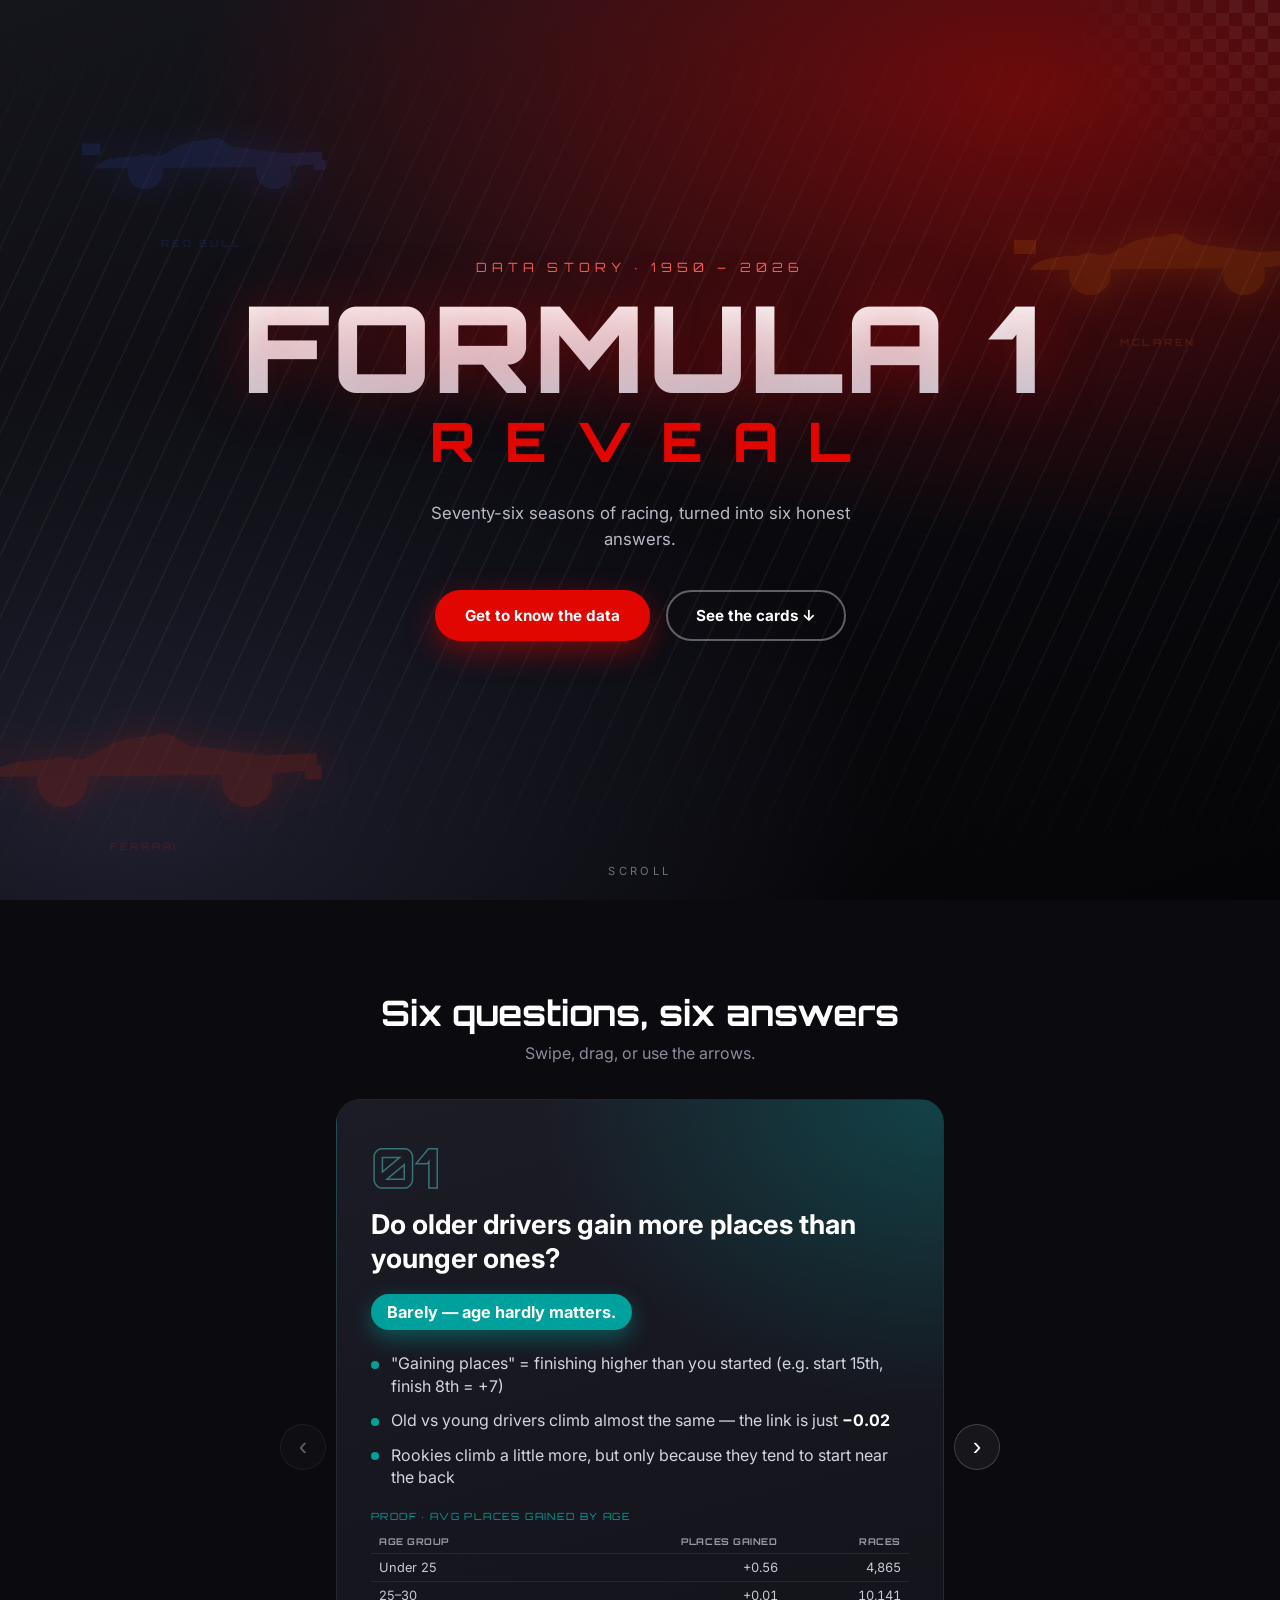
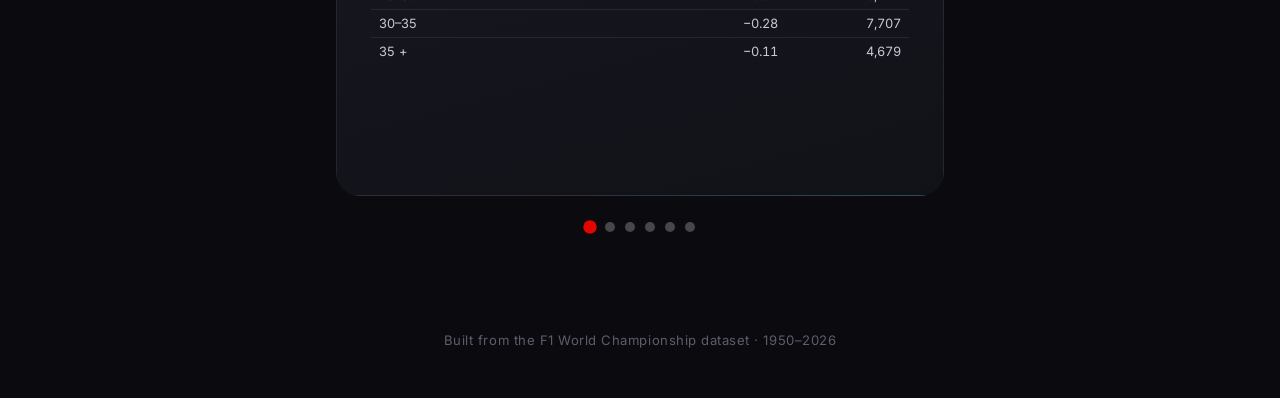
<file: Day 2/website/index.html>
<!DOCTYPE html>
<html lang="en">
<head>
  <meta charset="UTF-8" />
  <meta name="viewport" content="width=device-width, initial-scale=1.0" />
  <title>Formula 1 Reveal</title>
  <link rel="preconnect" href="https://fonts.googleapis.com" />
  <link rel="preconnect" href="https://fonts.gstatic.com" crossorigin />
  <link href="https://fonts.googleapis.com/css2?family=Orbitron:wght@600;800;900&family=Inter:wght@400;500;700&display=swap" rel="stylesheet" />
  <link rel="stylesheet" href="style.css" />
</head>
<body>

  <!-- ============ HERO / REVEAL SCREEN ============ -->
  <section class="hero" id="hero">
    <div class="hero__overlay"></div>
    <div class="hero__stripes"></div>

    <!-- reusable F1 car silhouette (generic shape, tinted per team via CSS color) -->
    <svg width="0" height="0" style="position:absolute" aria-hidden="true">
      <symbol id="f1car" viewBox="0 0 300 110">
        <path d="M6 40 h22 v14 H6 z" />                         <!-- rear wing -->
        <path d="M22 70 C 30 54, 66 56, 100 55 L 124 42
                 C 146 34, 172 34, 188 44 L 252 52 L 294 50
                 L 294 64 L 250 68 Z" />                        <!-- body -->
        <path d="M150 42 q16 -18 34 2 z" />                     <!-- halo / cockpit -->
        <path d="M284 60 h14 v12 h-14 z" />                     <!-- front wing -->
        <circle cx="82" cy="74" r="21" />                       <!-- rear wheel -->
        <circle cx="236" cy="74" r="21" />                      <!-- front wheel -->
      </symbol>
    </svg>

    <div class="hero__cars" aria-hidden="true">
      <div class="f1car f1car--ferrari"><svg><use href="#f1car"/></svg><span>Ferrari</span></div>
      <div class="f1car f1car--mclaren"><svg><use href="#f1car"/></svg><span>McLaren</span></div>
      <div class="f1car f1car--redbull"><svg><use href="#f1car"/></svg><span>Red Bull</span></div>
    </div>

    <div class="hero__content">
      <p class="hero__eyebrow">DATA STORY · 1950 – 2026</p>
      <h1 class="hero__title">FORMULA&nbsp;1</h1>
      <h2 class="hero__subtitle">REVEAL</h2>
      <p class="hero__tag">Seventy-six seasons of racing, turned into six honest answers.</p>

      <div class="hero__buttons">
        <button class="btn btn--primary" id="getToKnowBtn">Get to know the data</button>
        <button class="btn btn--ghost" id="exploreBtn">See the cards ↓</button>
      </div>
    </div>

    <div class="hero__scroll">scroll</div>
  </section>

  <!-- ============ INFO MODAL ============ -->
  <div class="modal" id="infoModal" aria-hidden="true">
    <div class="modal__backdrop" data-close></div>
    <div class="modal__card" role="dialog" aria-modal="true" aria-labelledby="modalTitle">
      <button class="modal__close" data-close aria-label="Close">&times;</button>
      <h3 class="modal__title" id="modalTitle">About this dataset</h3>
      <p class="modal__lead">
        The classic <strong>Formula 1 World Championship</strong> dataset (Ergast / Kaggle) —
        every race from the very first championship in <strong>1950</strong> up to the
        <strong>2026</strong> calendar.
      </p>

      <div class="modal__grid">
        <div class="stat"><span class="stat__num">27,392</span><span class="stat__lbl">race results</span></div>
        <div class="stat"><span class="stat__num">1,171</span><span class="stat__lbl">races</span></div>
        <div class="stat"><span class="stat__num">865</span><span class="stat__lbl">drivers</span></div>
        <div class="stat"><span class="stat__num">214</span><span class="stat__lbl">teams</span></div>
        <div class="stat"><span class="stat__num">78</span><span class="stat__lbl">circuits</span></div>
        <div class="stat"><span class="stat__num">35</span><span class="stat__lbl">countries</span></div>
      </div>

      <p class="modal__note">
        It links together <strong>drivers, constructors, circuits, races, qualifying,
        pit stops, lap times and standings</strong> — each result carries a starting grid
        slot, finishing position, points and status (finished / retired). Every question
        on the next screens is answered straight from these tables.
      </p>
    </div>
  </div>

  <!-- ============ CARDS / SLIDER ============ -->
  <section class="cards" id="cards">
    <header class="cards__head">
      <h2>Six questions, six answers</h2>
      <p>Swipe, drag, or use the arrows.</p>
    </header>

    <div class="slider">
      <button class="slider__arrow slider__arrow--prev" id="prevBtn" aria-label="Previous">‹</button>

      <div class="slider__viewport">
        <div class="slider__track" id="track">

          <!-- Card 1 — Age -->
          <article class="card" style="--accent:#00a19c">
            <div class="card__no">01</div>
            <h3 class="card__q">Do older drivers gain more places than younger ones?</h3>
            <p class="card__verdict">Barely — age hardly matters.</p>
            <ul class="card__stats">
              <li>"Gaining places" = finishing higher than you started (e.g. start 15th, finish 8th = +7)</li>
              <li>Old vs young drivers climb almost the same — the link is just <b>−0.02</b></li>
              <li>Rookies climb a little more, but only because they tend to start near the back</li>
            </ul>
            <p class="card__caption">Proof · avg places gained by age</p>
            <table class="proof">
              <thead><tr><th>Age group</th><th>Places gained</th><th>Races</th></tr></thead>
              <tbody>
                <tr><td>Under 25</td><td>+0.56</td><td>4,865</td></tr>
                <tr><td>25–30</td><td>+0.01</td><td>10,141</td></tr>
                <tr><td>30–35</td><td>−0.28</td><td>7,707</td></tr>
                <tr><td>35 +</td><td>−0.11</td><td>4,679</td></tr>
              </tbody>
            </table>
          </article>

          <!-- Card 2 — Pole -->
          <article class="card" style="--accent:#ff8700">
            <div class="card__no">02</div>
            <h3 class="card__q">Does starting on pole always mean a win?</h3>
            <p class="card__verdict">No — pole wins just 43% of the time.</p>
            <ul class="card__stats">
              <li>Track matters: Abu Dhabi/Singapore <b>~70%</b></li>
              <li>Slipstream tracks like Monza <b>~30%</b></li>
              <li>Pole is a big head start, never a guarantee</li>
            </ul>
            <p class="card__caption">Proof · pole → win conversion (overall 43%)</p>
            <table class="proof">
              <thead><tr><th>Grand Prix</th><th>Pole → Win</th><th>Poles</th></tr></thead>
              <tbody>
                <tr><td>Abu Dhabi</td><td>71%</td><td>17</td></tr>
                <tr><td>Singapore</td><td>69%</td><td>16</td></tr>
                <tr><td>China</td><td>63%</td><td>19</td></tr>
                <tr><td>Spain</td><td>56%</td><td>55</td></tr>
                <tr><td>Japan</td><td>55%</td><td>40</td></tr>
                <tr><td>Bahrain</td><td>52%</td><td>21</td></tr>
                <tr><td>Germany</td><td>49%</td><td>65</td></tr>
                <tr><td>Italy (Monza)</td><td>33%</td><td>78</td></tr>
              </tbody>
            </table>
          </article>

          <!-- Card 3 — Asia DNFs -->
          <article class="card" style="--accent:#9d4edd">
            <div class="card__no">03</div>
            <h3 class="card__q">Do Asian races cause more breakdowns than European ones?</h3>
            <p class="card__verdict">No — that's an illusion.</p>
            <ul class="card__stats">
              <li>Raw numbers: Europe <b>43%</b> DNF vs Asia <b>21%</b></li>
            </ul>
            <p class="card__caption">Proof · DNF rate by continent</p>
            <table class="proof">
              <thead><tr><th>Continent</th><th>DNF rate</th><th>Race entries</th></tr></thead>
              <tbody>
                <tr><td>Europe</td><td>42.6%</td><td>16,456</td></tr>
                <tr><td>Asia</td><td>21.3%</td><td>3,664</td></tr>
              </tbody>
            </table>
            <p class="card__caption">Proof · highest-DNF venues (all European, all old)</p>
            <table class="proof">
              <thead><tr><th>Grand Prix</th><th>DNF rate</th><th>Entries</th></tr></thead>
              <tbody>
                <tr><td>Monaco</td><td>50.3%</td><td>1,706</td></tr>
                <tr><td>Germany</td><td>45.5%</td><td>1,926</td></tr>
                <tr><td>Netherlands</td><td>45.2%</td><td>787</td></tr>
                <tr><td>Italy</td><td>45.0%</td><td>2,687</td></tr>
              </tbody>
            </table>
          </article>

          <!-- Card 4 — Dominant nations -->
          <article class="card" style="--accent:#1e6fff">
            <div class="card__no">04</div>
            <h3 class="card__q">Do drivers from dominant F1 nations perform better?</h3>
            <p class="card__verdict">Yes — about 40% more wins.</p>
            <ul class="card__stats">
              <li>Win rate <b>4.7%</b> vs <b>3.3%</b></li>
              <li>Podium rate <b>13.7%</b> vs <b>11.1%</b></li>
              <li>Finish ~<b>1 place</b> higher on average</li>
            </ul>
            <p class="card__caption">Proof · dominant vs other nations</p>
            <table class="proof">
              <thead><tr><th>Driver group</th><th>Win rate</th><th>Podium rate</th><th>Entries</th></tr></thead>
              <tbody>
                <tr class="hl"><td>Dominant nations</td><td>4.7%</td><td>13.7%</td><td>17,667</td></tr>
                <tr><td>Other nations</td><td>3.3%</td><td>11.1%</td><td>9,725</td></tr>
              </tbody>
            </table>
          </article>

          <!-- Card 5 — Max vs Lewis -->
          <article class="card" style="--accent:#36c5ff">
            <div class="card__no">05</div>
            <h3 class="card__q">Max Verstappen vs Lewis Hamilton — who's ahead?</h3>
            <p class="card__verdict">Lewis on totals, Max on rate.</p>
            <ul class="card__stats">
              <li>Both raced in 239 GPs: <b>Hamilton finished ahead 134–105</b></li>
              <li>Wins <b>106 vs 71</b> · poles <b>104 vs 48</b></li>
              <li>Win rate: Max <b>29.6%</b> just edges Lewis <b>27.4%</b></li>
            </ul>
            <p class="card__caption">Proof · career head-to-head</p>
            <table class="proof">
              <thead><tr><th>Stat</th><th>Hamilton</th><th>Verstappen</th></tr></thead>
              <tbody>
                <tr><td>Race entries</td><td>387</td><td>240</td></tr>
                <tr><td>Wins</td><td>106</td><td>71</td></tr>
                <tr><td>Podiums</td><td>206</td><td>128</td></tr>
                <tr><td>Poles</td><td>104</td><td>48</td></tr>
                <tr><td>Points</td><td>5,058</td><td>3,351</td></tr>
                <tr><td>Win rate</td><td>27.4%</td><td>29.6%</td></tr>
                <tr><td>Avg finish</td><td>3.97</td><td>3.75</td></tr>
              </tbody>
            </table>
          </article>

          <!-- Card 6 — Hamilton GOAT (last) -->
          <article class="card" style="--accent:#e10600">
            <div class="card__no">06</div>
            <h3 class="card__q">So… is Lewis Hamilton the GOAT?</h3>
            <p class="card__verdict">Yes — by the record books.</p>
            <ul class="card__stats">
              <li><b>106</b> wins · most ever</li>
              <li><b>206</b> podiums · most ever</li>
              <li><b>104</b> poles · <b>5,058</b> points</li>
            </ul>
            <p class="card__caption">Proof · most career wins (top 10)</p>
            <table class="proof">
              <thead><tr><th>Driver</th><th>Wins</th></tr></thead>
              <tbody>
                <tr class="hl"><td>Lewis Hamilton</td><td>106</td></tr>
                <tr><td>Michael Schumacher</td><td>91</td></tr>
                <tr><td>Max Verstappen</td><td>71</td></tr>
                <tr><td>Sebastian Vettel</td><td>53</td></tr>
                <tr><td>Alain Prost</td><td>51</td></tr>
                <tr><td>Ayrton Senna</td><td>41</td></tr>
                <tr><td>Fernando Alonso</td><td>32</td></tr>
                <tr><td>Nigel Mansell</td><td>31</td></tr>
                <tr><td>Jackie Stewart</td><td>27</td></tr>
                <tr><td>Niki Lauda</td><td>25</td></tr>
              </tbody>
            </table>
          </article>

        </div>
      </div>

      <button class="slider__arrow slider__arrow--next" id="nextBtn" aria-label="Next">›</button>
    </div>

    <div class="slider__dots" id="dots"></div>
  </section>

  <footer class="foot">Built from the F1 World Championship dataset · 1950–2026</footer>

  <script src="script.js"></script>
</body>
</html>
</file>
<file: Day 2/website/style.css>
/* ============ RESET & BASE ============ */
* { margin: 0; padding: 0; box-sizing: border-box; }

:root {
  --red: #e10600;
  --ink: #0a0a0f;
  --paper: #f4f4f6;
}

html { scroll-behavior: smooth; }

body {
  font-family: "Inter", system-ui, sans-serif;
  background: var(--ink);
  color: #fff;
  -webkit-font-smoothing: antialiased;
}

/* ============ HERO ============ */
.hero {
  position: relative;
  min-height: 100vh;
  display: flex;
  align-items: center;
  justify-content: center;
  text-align: center;
  overflow: hidden;
  /* "good image" built purely in CSS so it always loads:
     a dark asphalt gradient + red speed glow */
  background:
    radial-gradient(120% 90% at 80% 10%, rgba(225,6,0,0.45) 0%, rgba(225,6,0,0) 55%),
    radial-gradient(100% 80% at 10% 90%, rgba(40,40,60,0.7) 0%, rgba(10,10,15,0) 60%),
    linear-gradient(160deg, #15151c 0%, #0a0a0f 55%, #050507 100%);
}

/* diagonal speed stripes */
.hero__stripes {
  position: absolute; inset: 0;
  background-image: repeating-linear-gradient(
    115deg,
    rgba(255,255,255,0.04) 0px,
    rgba(255,255,255,0.04) 2px,
    transparent 2px,
    transparent 26px);
  mask-image: linear-gradient(to bottom, transparent, #000 30%, #000 70%, transparent);
  animation: drift 14s linear infinite;
}
@keyframes drift { from { background-position: 0 0; } to { background-position: 400px 0; } }

/* checkered flag corner */
.hero__overlay {
  position: absolute; top: 0; right: 0;
  width: 220px; height: 220px;
  background-image:
    linear-gradient(45deg, rgba(255,255,255,.08) 25%, transparent 25%, transparent 75%, rgba(255,255,255,.08) 75%),
    linear-gradient(45deg, rgba(255,255,255,.08) 25%, transparent 25%, transparent 75%, rgba(255,255,255,.08) 75%);
  background-size: 26px 26px;
  background-position: 0 0, 13px 13px;
  mask-image: radial-gradient(circle at top right, #000 0%, transparent 70%);
  opacity: .8;
}

/* faint team cars floating in the hero background */
.hero__cars { position: absolute; inset: 0; z-index: 1; overflow: hidden; pointer-events: none; }
.f1car { position: absolute; }
.f1car svg { width: 100%; height: auto; display: block; fill: currentColor; filter: drop-shadow(0 0 18px currentColor); }
.f1car span {
  display: block; text-align: center; margin-top: 6px;
  font-family: "Orbitron", sans-serif; font-weight: 700;
  letter-spacing: .28em; text-transform: uppercase;
  font-size: .62rem; color: currentColor; opacity: .9;
}
.f1car--ferrari { color: #ff2800; width: 360px; left: -36px; bottom: 48px; opacity: .16; animation: carFerrari 9s ease-in-out infinite; }
.f1car--mclaren { color: #ff8000; width: 300px; right: -28px; top: 20%;   opacity: .15; animation: carMclaren 11s ease-in-out infinite; }
.f1car--redbull { color: #4666ff; width: 250px; left: 6%;    top: 9%;     opacity: .13; animation: carRedbull 13s ease-in-out infinite; }
@keyframes carFerrari { 0%,100% { transform: translateY(0)    rotate(-4deg); } 50% { transform: translateY(-16px) rotate(-4deg); } }
@keyframes carMclaren { 0%,100% { transform: translateY(0)    rotate(3deg);  } 50% { transform: translateY(-22px) rotate(3deg);  } }
@keyframes carRedbull { 0%,100% { transform: translateY(0)    rotate(-2deg); } 50% { transform: translateY(-13px) rotate(-2deg); } }

.hero__content { position: relative; z-index: 2; padding: 24px; max-width: min(1000px, 94vw); width: 100%; }

.hero__eyebrow {
  font-family: "Orbitron", sans-serif;
  letter-spacing: .4em;
  font-size: .8rem;
  color: #ff5a52;
  margin-bottom: 18px;
}

.hero__title {
  font-family: "Orbitron", sans-serif;
  font-weight: 900;
  font-size: clamp(2.4rem, 12vw, 7.5rem);
  line-height: .9;
  letter-spacing: .02em;
  white-space: nowrap;          /* keep "FORMULA 1" on one line */
  background: linear-gradient(180deg, #fff 0%, #c9c9d4 100%);
  -webkit-background-clip: text; background-clip: text;
  -webkit-text-fill-color: transparent;
  text-shadow: 0 0 60px rgba(225,6,0,.35);
}

.hero__subtitle {
  font-family: "Orbitron", sans-serif;
  font-weight: 800;
  font-size: clamp(1.6rem, 7vw, 3.4rem);
  letter-spacing: .55em;
  color: var(--red);
  margin: 6px 0 0 .55em; /* offset the right letter-spacing */
}

.hero__tag {
  margin: 26px auto 38px;
  max-width: 460px;
  color: #b9b9c6;
  font-size: 1.05rem;
  line-height: 1.5;
}

.hero__buttons { display: flex; gap: 16px; justify-content: center; flex-wrap: wrap; }

.hero__scroll {
  position: absolute; bottom: 22px; left: 50%; transform: translateX(-50%);
  z-index: 2; font-size: .7rem; letter-spacing: .3em; text-transform: uppercase;
  color: #6f6f80; animation: bob 1.8s ease-in-out infinite;
}
@keyframes bob { 0%,100%{transform:translate(-50%,0)} 50%{transform:translate(-50%,8px)} }

/* ============ BUTTONS ============ */
.btn {
  font-family: "Inter", sans-serif;
  font-weight: 700;
  font-size: .95rem;
  padding: 14px 28px;
  border-radius: 999px;
  border: 2px solid transparent;
  cursor: pointer;
  transition: transform .15s ease, box-shadow .2s ease, background .2s ease;
}
.btn:active { transform: translateY(1px) scale(.99); }

.btn--primary {
  background: var(--red); color: #fff;
  box-shadow: 0 10px 30px rgba(225,6,0,.45);
}
.btn--primary:hover { box-shadow: 0 14px 38px rgba(225,6,0,.6); transform: translateY(-2px); }

.btn--ghost { background: transparent; color: #fff; border-color: rgba(255,255,255,.35); }
.btn--ghost:hover { border-color: #fff; background: rgba(255,255,255,.06); }

/* ============ MODAL ============ */
.modal {
  position: fixed; inset: 0; z-index: 50;
  display: none; align-items: center; justify-content: center;
  padding: 20px;
}
.modal.open { display: flex; }
.modal__backdrop {
  position: absolute; inset: 0;
  background: rgba(3,3,6,.78); backdrop-filter: blur(6px);
  animation: fade .25s ease;
}
.modal__card {
  position: relative;
  width: min(560px, 100%);
  background: linear-gradient(165deg, #1b1b24, #101016);
  border: 1px solid rgba(255,255,255,.1);
  border-radius: 22px;
  padding: 38px 34px;
  box-shadow: 0 30px 80px rgba(0,0,0,.6);
  animation: pop .3s cubic-bezier(.2,.9,.3,1.2);
}
@keyframes fade { from{opacity:0} to{opacity:1} }
@keyframes pop { from{opacity:0; transform:translateY(14px) scale(.96)} to{opacity:1; transform:none} }

.modal__close {
  position: absolute; top: 16px; right: 18px;
  background: none; border: none; color: #9a9aa8;
  font-size: 1.8rem; line-height: 1; cursor: pointer;
}
.modal__close:hover { color: #fff; }

.modal__title {
  font-family: "Orbitron", sans-serif;
  font-size: 1.5rem; margin-bottom: 12px;
}
.modal__title::after {
  content: ""; display: block; width: 54px; height: 4px;
  background: var(--red); border-radius: 4px; margin-top: 10px;
}
.modal__lead { color: #cfcfda; line-height: 1.55; margin: 14px 0 22px; }

.modal__grid {
  display: grid; grid-template-columns: repeat(3, 1fr);
  gap: 12px; margin-bottom: 22px;
}
.stat {
  background: rgba(255,255,255,.04);
  border: 1px solid rgba(255,255,255,.07);
  border-radius: 14px; padding: 14px 10px; text-align: center;
}
.stat__num {
  display: block; font-family: "Orbitron", sans-serif;
  font-weight: 800; font-size: 1.35rem; color: #fff;
}
.stat__lbl { display: block; font-size: .72rem; color: #9a9aa8; margin-top: 4px; letter-spacing: .04em; }

.modal__note { color: #aeaebc; font-size: .92rem; line-height: 1.6; }
.modal__note strong, .modal__lead strong { color: #fff; }

/* ============ CARDS / SLIDER ============ */
.cards { padding: 90px 16px 60px; }
.cards__head { text-align: center; margin-bottom: 36px; }
.cards__head h2 {
  font-family: "Orbitron", sans-serif; font-size: clamp(1.4rem, 5vw, 2.2rem);
}
.cards__head p { color: #8c8c9c; margin-top: 8px; }

.slider {
  display: flex; align-items: center; gap: 10px;
  max-width: 720px; margin: 0 auto;
}
.slider__viewport { overflow: hidden; flex: 1; border-radius: 24px; }
.slider__track { display: flex; transition: transform .45s cubic-bezier(.22,.61,.36,1); }

.card {
  flex: 0 0 100%;
  min-height: 420px;
  padding: 40px 34px;
  background:
    radial-gradient(120% 80% at 100% 0%, color-mix(in srgb, var(--accent) 30%, transparent) 0%, transparent 55%),
    linear-gradient(165deg, #1c1c26 0%, #111118 100%);
  border: 1px solid rgba(255,255,255,.08);
  display: flex; flex-direction: column;
}
.card__no {
  font-family: "Orbitron", sans-serif; font-weight: 900;
  font-size: 3.4rem; line-height: 1;
  color: transparent; -webkit-text-stroke: 1.5px color-mix(in srgb, var(--accent) 70%, #fff);
  opacity: .55; margin-bottom: 14px;
}
.card__q {
  font-size: clamp(1.3rem, 4.5vw, 1.7rem);
  line-height: 1.25; margin-bottom: 18px;
}
.card__verdict {
  display: inline-block; align-self: flex-start;
  font-weight: 700; font-size: 1.02rem;
  color: #fff; background: var(--accent);
  padding: 8px 16px; border-radius: 999px; margin-bottom: 22px;
  box-shadow: 0 8px 22px color-mix(in srgb, var(--accent) 45%, transparent);
}
.card__stats { list-style: none; display: flex; flex-direction: column; gap: 12px; }
.card__stats li {
  position: relative; padding-left: 20px;
  color: #d4d4de; font-size: 1rem; line-height: 1.4;
}
.card__stats li::before {
  content: ""; position: absolute; left: 0; top: .55em;
  width: 8px; height: 8px; border-radius: 50%; background: var(--accent);
}
.card__stats b { color: #fff; }

/* proof table */
.card__caption {
  margin: 22px 0 8px;
  font-family: "Orbitron", sans-serif;
  font-size: .62rem; letter-spacing: .14em; text-transform: uppercase;
  color: var(--accent);
}
.proof { width: 100%; border-collapse: collapse; font-size: .8rem; }
.proof th, .proof td { padding: 6px 8px; border-bottom: 1px solid rgba(255,255,255,.08); text-align: left; }
.proof th {
  font-family: "Orbitron", sans-serif; font-size: .58rem;
  letter-spacing: .06em; text-transform: uppercase; color: #9a9aa8; font-weight: 700;
}
.proof td { color: #c9c9d4; }
.proof td:not(:first-child), .proof th:not(:first-child) { text-align: right; font-variant-numeric: tabular-nums; }
.proof tbody tr.hl { background: color-mix(in srgb, var(--accent) 20%, transparent); }
.proof tbody tr.hl td { color: #fff; font-weight: 700; }
.proof tbody tr:last-child td { border-bottom: none; }

.card__foot {
  margin-top: auto; padding-top: 22px;
  color: #8f8f9e; font-style: italic; font-size: .92rem;
  border-top: 1px solid rgba(255,255,255,.07);
}

.slider__arrow {
  flex: 0 0 auto;
  width: 46px; height: 46px; border-radius: 50%;
  border: 1px solid rgba(255,255,255,.18);
  background: rgba(255,255,255,.05); color: #fff;
  font-size: 1.6rem; line-height: 1; cursor: pointer;
  transition: background .2s, transform .15s, opacity .2s;
}
.slider__arrow:hover { background: var(--red); border-color: var(--red); }
.slider__arrow:active { transform: scale(.92); }

.slider__dots { display: flex; gap: 10px; justify-content: center; margin-top: 26px; }
.dot {
  width: 10px; height: 10px; border-radius: 50%;
  background: rgba(255,255,255,.25); border: none; cursor: pointer;
  transition: transform .2s, background .2s;
}
.dot.active { background: var(--red); transform: scale(1.35); }

/* ============ FOOTER ============ */
.foot {
  text-align: center; padding: 40px 16px 50px;
  color: #5d5d6c; font-size: .82rem; letter-spacing: .04em;
}

/* ============ RESPONSIVE ============ */
@media (max-width: 520px) {
  .hero__subtitle { letter-spacing: .35em; margin-left: .35em; }
  .modal__grid { grid-template-columns: repeat(2, 1fr); }
  .modal__card { padding: 30px 22px; }
  .card { padding: 32px 24px; min-height: 400px; }
  .slider__arrow { width: 40px; height: 40px; }
}
</file>
